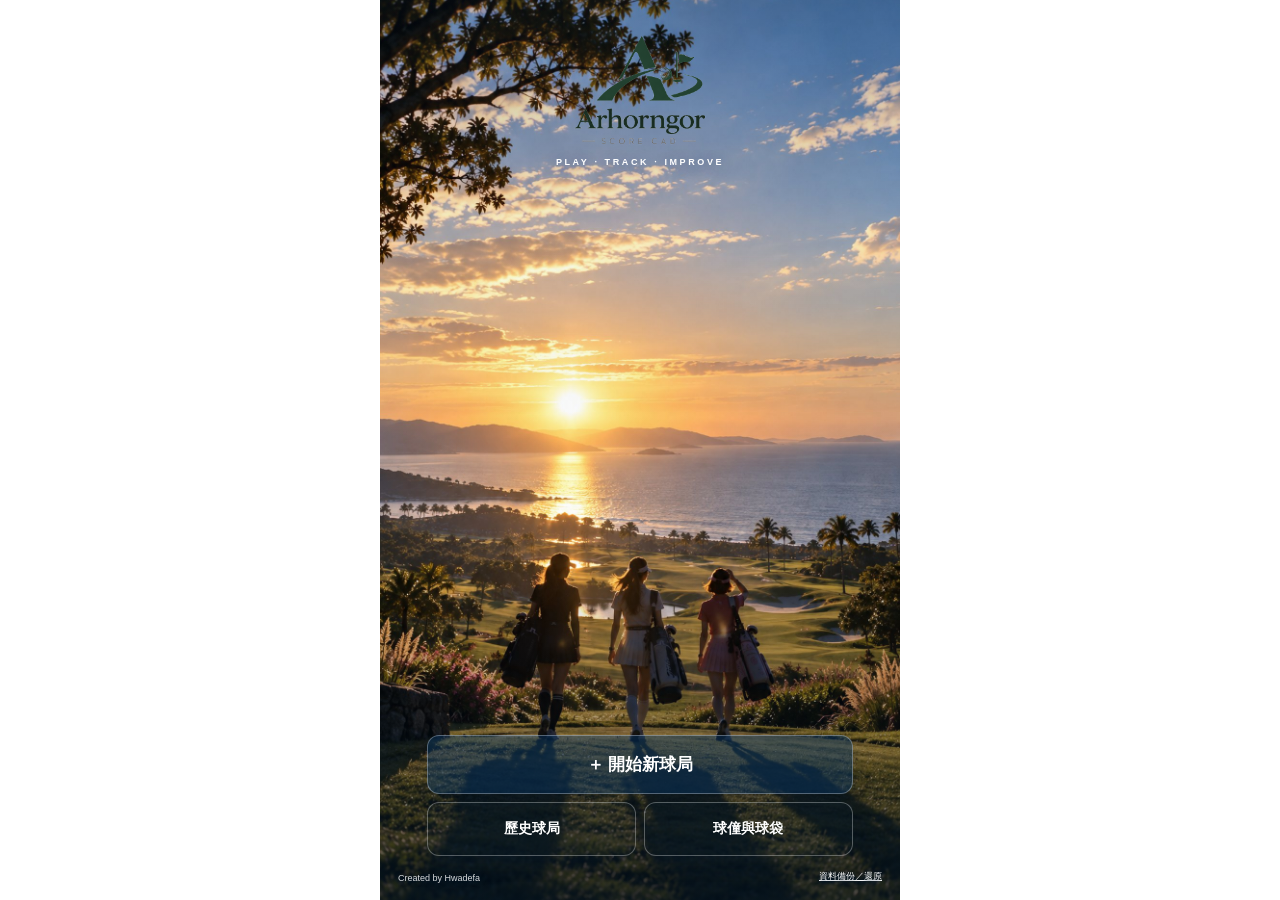
<file: index.html>
<!doctype html><html lang="zh-Hant"><head><meta charset="utf-8"><meta name="viewport" content="width=device-width,initial-scale=1,maximum-scale=1,user-scalable=no,viewport-fit=cover"><meta name="theme-color" content="#073665"><title>Arhorngor</title><style>*{box-sizing:border-box}html,body{margin:0;height:100%;font-family:-apple-system,BlinkMacSystemFont,"Segoe UI",Arial,"PingFang TC",sans-serif}button{font:inherit}.home{height:100dvh;max-width:520px;margin:auto;position:relative;overflow:hidden;color:#fff;background:#178bd2 url('hero.jpg?v=4') center/cover no-repeat}.shade{position:absolute;inset:0;background:linear-gradient(180deg,rgba(3,35,65,.22) 0%,rgba(3,35,65,.03) 25%,rgba(3,35,65,0) 64%,rgba(2,20,38,.22) 76%,rgba(2,18,34,.72) 100%)}.content{position:relative;z-index:2;height:100%;padding:calc(env(safe-area-inset-top) + 22px) 18px calc(env(safe-area-inset-bottom) + 17px);display:flex;flex-direction:column}.brand{text-align:center;margin-top:1vh;text-shadow:0 2px 14px #06325e77}.logo{display:flex;justify-content:center;align-items:center}.logo img{display:block;width:min(76vw,330px);height:auto;max-height:118px;object-fit:contain}.tag{font-size:9px;letter-spacing:2.6px;font-weight:800;margin-top:8px}.life,.message{display:none}.space{flex:1;min-height:52vh}.actions{width:88%;margin:0 auto 1.6vh;display:grid;gap:8px}.btn{border-radius:12px;font-weight:900;box-shadow:0 7px 20px #001b3330}.start{height:59px;border:1px solid #ffffff4d;background:rgba(7,54,101,.48);color:#fff;font-size:17px}.continue{display:none;height:52px;border:1px solid #ffffff55;background:rgba(15,35,50,.20);color:#fff;font-size:14px}.continue.show{display:block}.row{display:grid;grid-template-columns:1fr 1fr;gap:8px}.secondary{height:54px;border:1px solid #ffffff4d;background:rgba(15,35,50,.18);color:#fff;font-size:14px}.footer{display:flex;justify-content:space-between;align-items:flex-end;font-size:9px;color:#ffffffd8;text-shadow:0 1px 5px #001b33}.privacy{font-size:8px;opacity:.8}@media(max-height:700px){.brand{margin-top:0}.space{min-height:42vh}.actions{margin-bottom:.7vh}}</style></head><body><main class="home"><div class="shade"></div><div class="content"><section class="brand"><div class="logo"><img src="arhorngor-logo.png?v=1" alt="Arhorngor"></div><div class="tag">PLAY · TRACK · IMPROVE</div></section><div class="space"></div><section class="actions"><button class="btn start" id="start">＋ 開始新球局</button><button class="btn continue" id="continue">▶ 繼續目前球局</button><div class="row"><button class="btn secondary" id="history">歷史球局</button><button class="btn secondary" id="bag">球僮與球袋</button></div></section><footer class="footer"><span>Created by Hwadefa</span><a href="data.html" style="color:white">資料備份／還原</a></footer></div></main><script src="round-core.js?v=26"></script><script src="round-store.js?v=21"></script><script>let active=null;try{active=RoundStore.active()}catch(e){document.getElementById('continue').textContent='資料讀取異常・前往備份';active=true;document.getElementById('continue').dataset.error='1'}if(active)document.getElementById('continue').classList.add('show');document.getElementById('start').onclick=()=>location.href='new-round.html?v=21';document.getElementById('continue').onclick=()=>location.href=document.getElementById('continue').dataset.error?'data.html':'new-round.html?continue=1&v=21';document.getElementById('history').onclick=()=>location.href='history.html?v=21';document.getElementById('bag').onclick=()=>location.href='bag.html?v=3';</script><script src="analytics.js?v=1"></script></body></html>
</file>
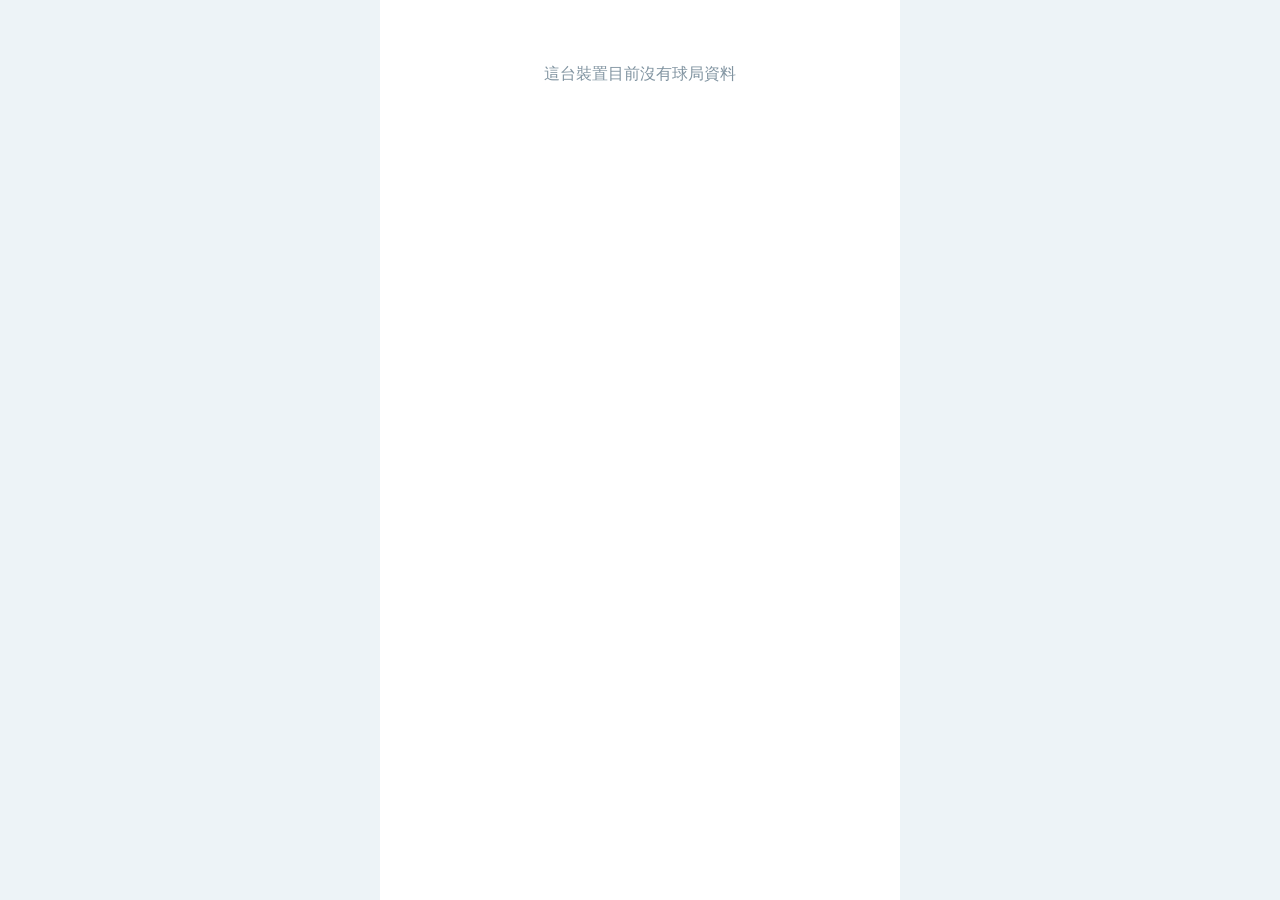
<file: analysis.html>
<!doctype html><html lang="zh-Hant"><head><meta charset="utf-8"><meta name="viewport" content="width=device-width,initial-scale=1,maximum-scale=1,user-scalable=no,viewport-fit=cover"><meta name="theme-color" content="#073665"><title>球局分析 · Arhorngor</title><style>*{box-sizing:border-box}body{margin:0;background:#edf3f7;color:#173247;font-family:-apple-system,BlinkMacSystemFont,"Segoe UI",Arial,"PingFang TC",sans-serif}.page{max-width:520px;min-height:100vh;margin:auto;background:#fff;padding:calc(env(safe-area-inset-top) + 14px) 12px 28px}.head{display:flex;justify-content:space-between;align-items:start}.ey{font-size:9px;letter-spacing:1.4px;color:#7890a2;font-weight:900}h1{margin:3px 0 2px;color:#073665;font-size:27px}.sub{font-size:10px;color:#7c8f9b}.back{border:0;border-radius:9px;background:#eaf1f5;color:#31556d;padding:9px 11px;font-weight:900}.cards{display:grid;grid-template-columns:repeat(3,1fr);gap:7px;margin:13px 0}.card,.box{background:#f4f7f9;border-radius:11px;padding:11px}.card{text-align:center}.card b{display:block;font-size:23px;color:#073665}.card span,.small{font-size:9px;color:#7b8e9b}.radar{background:#f4f7f9;border-radius:14px;padding:8px;margin-top:10px}.radar svg{display:block;width:100%;height:auto}.abilityLegend{display:grid;grid-template-columns:repeat(5,1fr);gap:4px;margin-top:4px}.ability{text-align:center;font-size:8px;color:#758997}.ability b{display:block;font-size:15px;color:#073665}.section{font-size:12px;font-weight:900;color:#073665;margin:17px 0 7px}.bars{display:grid;gap:7px}.bar{display:grid;grid-template-columns:52px 1fr 34px;align-items:center;gap:7px;font-size:10px}.track{height:9px;background:#e5edf2;border-radius:8px;overflow:hidden}.fill{height:100%;background:#176ea8;border-radius:8px}.putts{display:grid;grid-template-columns:repeat(4,1fr);gap:7px}.putt{text-align:center;background:#f4f7f9;border-radius:10px;padding:10px 4px}.putt b{display:block;font-size:18px;color:#073665}.wedgeTable{overflow-x:auto;background:#f4f7f9;border-radius:11px;padding:8px}.wgrid{display:grid;grid-template-columns:48px 38px 54px repeat(4,42px);min-width:308px}.wc{padding:7px 3px;border-bottom:1px solid #e2e9ed;text-align:center;font-size:9px}.wh{font-weight:900;color:#31556d}.good{font-weight:900;color:#176ea8}.notice{margin-top:15px;border:1px solid #dce7ee;border-radius:10px;padding:11px;font-size:10px;line-height:1.55;color:#617987}.empty{text-align:center;padding:50px 15px;color:#8194a1}</style><link rel="stylesheet" href="scoring-mode.css?v=21"></head><body data-mode="active"><main class="page" id="app"></main><script src="round-core.js?v=26"></script><script src="round-store.js?v=21"></script><script src="scoring-view.js?v=21"></script><script src="analysis-v2.js?v=26"></script><script src="analytics.js?v=1"></script></body></html>
</file>
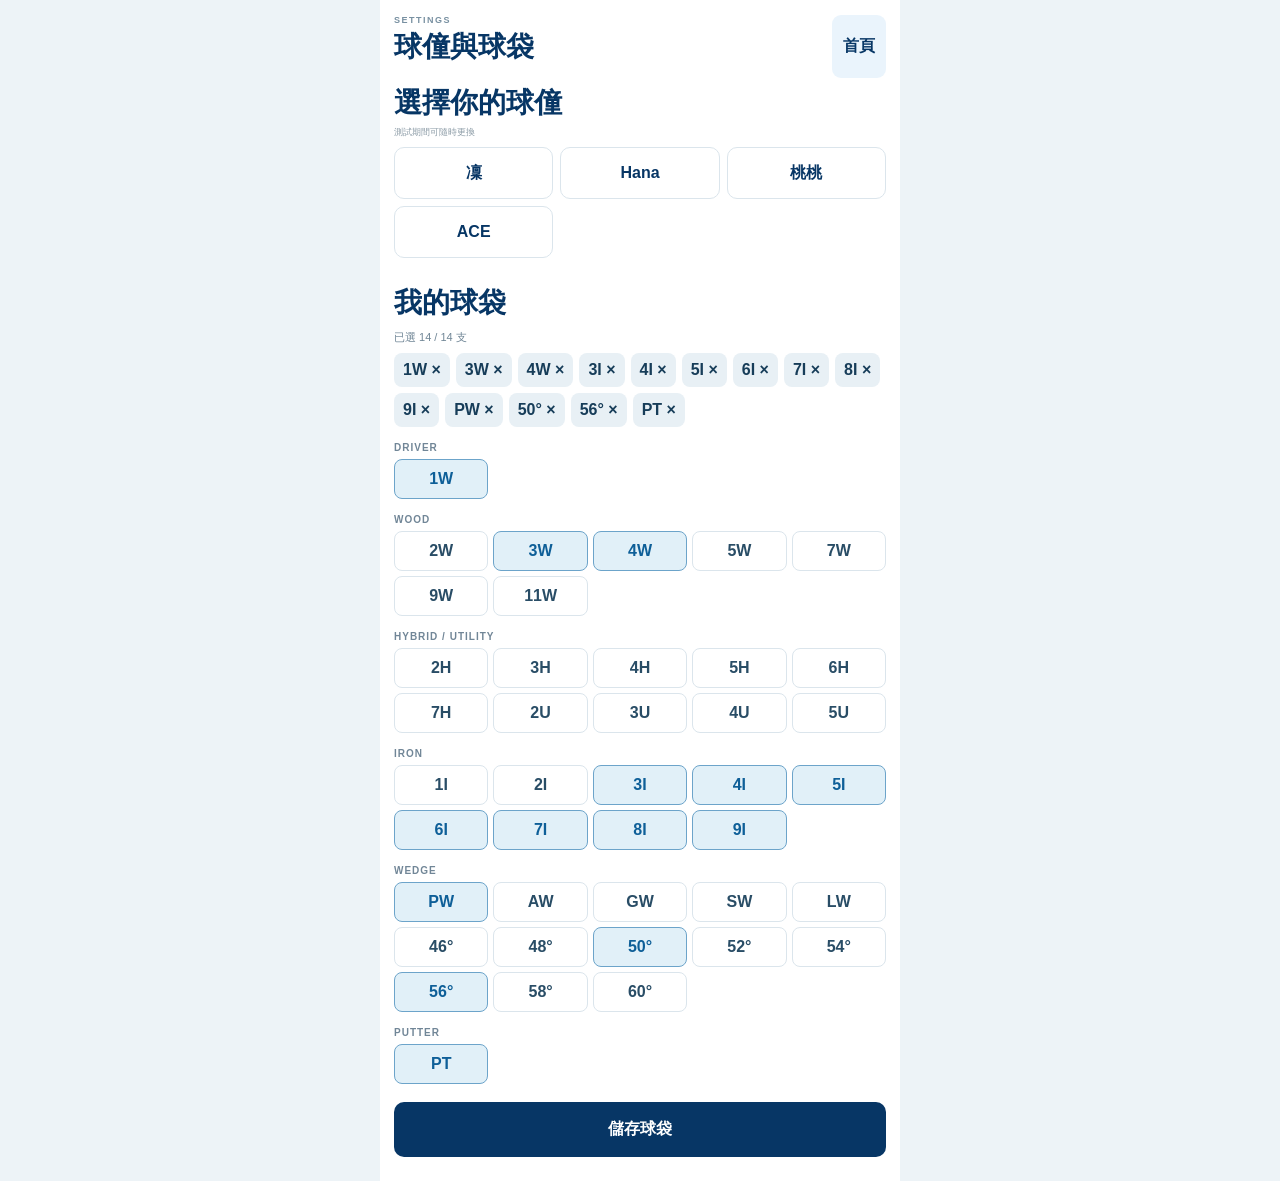
<file: bag.html>
<!doctype html><html lang="zh-Hant"><head><meta charset="utf-8"><meta name="viewport" content="width=device-width,initial-scale=1,maximum-scale=1,user-scalable=no,viewport-fit=cover"><meta name="theme-color" content="#073665"><title>我的球袋 · Arhorngor</title><link rel="stylesheet" href="bag.css?v=3"></head><body><div id="app"></div><script src="bag.js?v=6"></script></body></html>
</file>
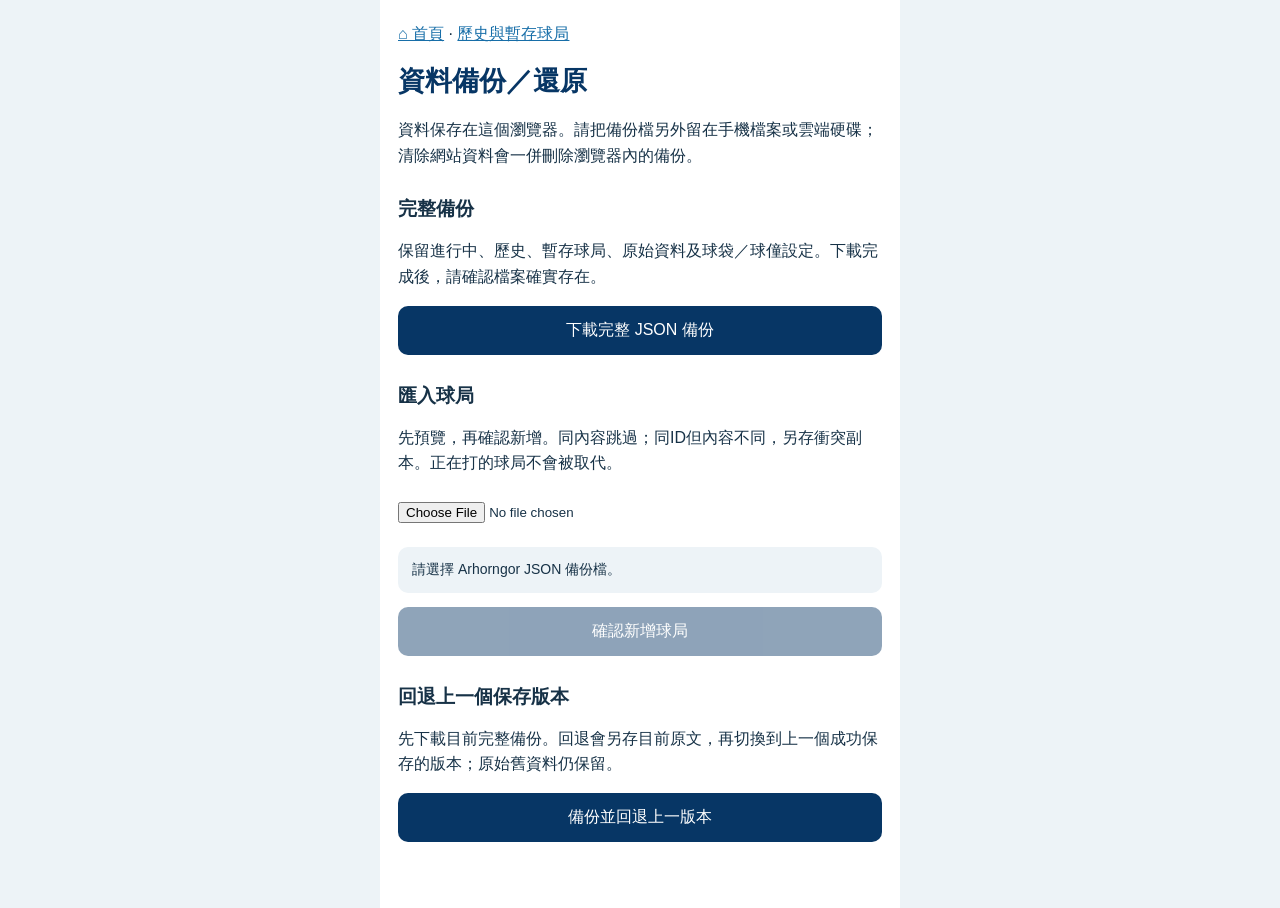
<file: data.html>
<!doctype html><html lang="zh-Hant"><head><meta charset="utf-8"><meta name="viewport" content="width=device-width,initial-scale=1,viewport-fit=cover"><title>資料備份與還原 · Arhorngor</title><style>*{box-sizing:border-box}body{margin:0;background:#edf3f7;color:#173247;font:16px -apple-system,BlinkMacSystemFont,"Segoe UI",sans-serif}main{max-width:520px;margin:auto;padding:24px 18px 50px;background:white;min-height:100vh}h1{color:#073665;font-size:27px}h2{font-size:19px;margin-top:28px}p{line-height:1.6}button,.button{display:block;width:100%;margin:12px 0;padding:14px;border:0;border-radius:10px;background:#073665;color:white;font:inherit;text-align:center}button:disabled{opacity:.45}a{color:#176ea8}.notice{background:#edf3f7;border-radius:10px;padding:14px;font-size:14px}input{max-width:100%;margin:10px 0}pre{white-space:pre-wrap;word-break:break-word;font:inherit}#message{color:#a23d28}label{display:block;line-height:1.6}</style></head><body><main><a href="./">⌂ 首頁</a> · <a href="history.html?v=21">歷史與暫存球局</a><h1>資料備份／還原</h1><p>資料保存在這個瀏覽器。請把備份檔另外留在手機檔案或雲端硬碟；清除網站資料會一併刪除瀏覽器內的備份。</p><h2>完整備份</h2><p>保留進行中、歷史、暫存球局、原始資料及球袋／球僮設定。下載完成後，請確認檔案確實存在。</p><button id="export">下載完整 JSON 備份</button><h2>匯入球局</h2><p>先預覽，再確認新增。同內容跳過；同ID但內容不同，另存衝突副本。正在打的球局不會被取代。</p><input id="file" type="file" accept=".json,application/json"><pre class="notice" id="preview">請選擇 Arhorngor JSON 備份檔。</pre><button id="import" disabled>確認新增球局</button><h2>回退上一個保存版本</h2><p>先下載目前完整備份。回退會另存目前原文，再切換到上一個成功保存的版本；原始舊資料仍保留。</p><button id="rollback">備份並回退上一版本</button><p id="message" role="status"></p></main><script src="round-core.js?v=26"></script><script src="round-store.js?v=21"></script><script src="data-v2.js?v=21"></script></body></html>
</file>
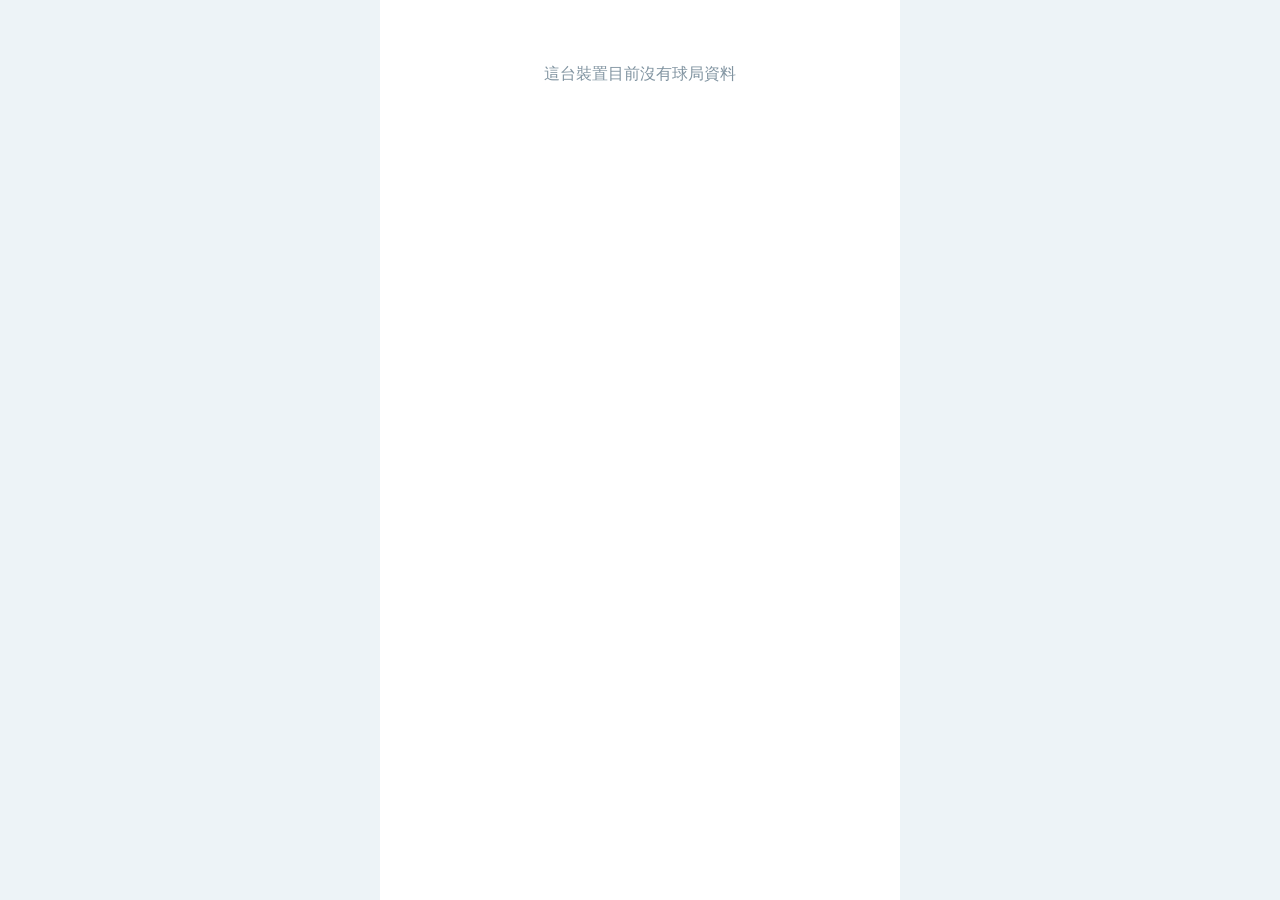
<file: history-analysis.html>
<!doctype html><html lang="zh-Hant"><head><meta charset="utf-8"><meta name="viewport" content="width=device-width,initial-scale=1,maximum-scale=1,user-scalable=no,viewport-fit=cover"><meta name="theme-color" content="#073665"><title>歷史球局分析 · Arhorngor</title><style>*{box-sizing:border-box}body{margin:0;background:#edf3f7;color:#173247;font-family:-apple-system,BlinkMacSystemFont,"Segoe UI",Arial,"PingFang TC",sans-serif}.page{max-width:520px;min-height:100vh;margin:auto;background:#fff;padding:calc(env(safe-area-inset-top) + 14px) 12px 28px}.head{display:flex;justify-content:space-between;align-items:start}.ey{font-size:9px;letter-spacing:1.4px;color:#7890a2;font-weight:900}h1{margin:3px 0 2px;color:#073665;font-size:27px}.sub{font-size:10px;color:#7c8f9b}.back{border:0;border-radius:9px;background:#eaf1f5;color:#31556d;padding:9px 11px;font-weight:900}.cards{display:grid;grid-template-columns:repeat(3,1fr);gap:7px;margin:13px 0}.card,.box{background:#f4f7f9;border-radius:11px;padding:11px}.card{text-align:center}.card b{display:block;font-size:23px;color:#073665}.card span,.small{font-size:9px;color:#7b8e9b}.radar{background:#f4f7f9;border-radius:14px;padding:8px;margin-top:10px}.radar svg{display:block;width:100%;height:auto}.abilityLegend{display:grid;grid-template-columns:repeat(5,1fr);gap:4px;margin-top:4px}.ability{text-align:center;font-size:8px;color:#758997}.ability b{display:block;font-size:15px;color:#073665}.section{font-size:12px;font-weight:900;color:#073665;margin:17px 0 7px}.bars{display:grid;gap:7px}.bar{display:grid;grid-template-columns:52px 1fr 34px;align-items:center;gap:7px;font-size:10px}.track{height:9px;background:#e5edf2;border-radius:8px;overflow:hidden}.fill{height:100%;background:#176ea8;border-radius:8px}.putts{display:grid;grid-template-columns:repeat(4,1fr);gap:7px}.putt{text-align:center;background:#f4f7f9;border-radius:10px;padding:10px 4px}.putt b{display:block;font-size:18px;color:#073665}.wedgeTable{overflow-x:auto;background:#f4f7f9;border-radius:11px;padding:8px}.wgrid{display:grid;grid-template-columns:48px 38px 54px repeat(4,42px);min-width:308px}.wc{padding:7px 3px;border-bottom:1px solid #e2e9ed;text-align:center;font-size:9px}.wh{font-weight:900;color:#31556d}.good{font-weight:900;color:#176ea8}.notice{margin-top:15px;border:1px solid #dce7ee;border-radius:10px;padding:11px;font-size:10px;line-height:1.55;color:#617987}.empty{text-align:center;padding:50px 15px;color:#8194a1}</style><link rel="stylesheet" href="scoring-mode.css?v=21"></head><body data-mode="history"><main class="page" id="app"></main><script src="round-core.js?v=26"></script><script src="round-store.js?v=21"></script><script src="scoring-view.js?v=21"></script><script src="analysis-v2.js?v=26"></script><script src="analytics.js?v=1"></script></body></html>
</file>
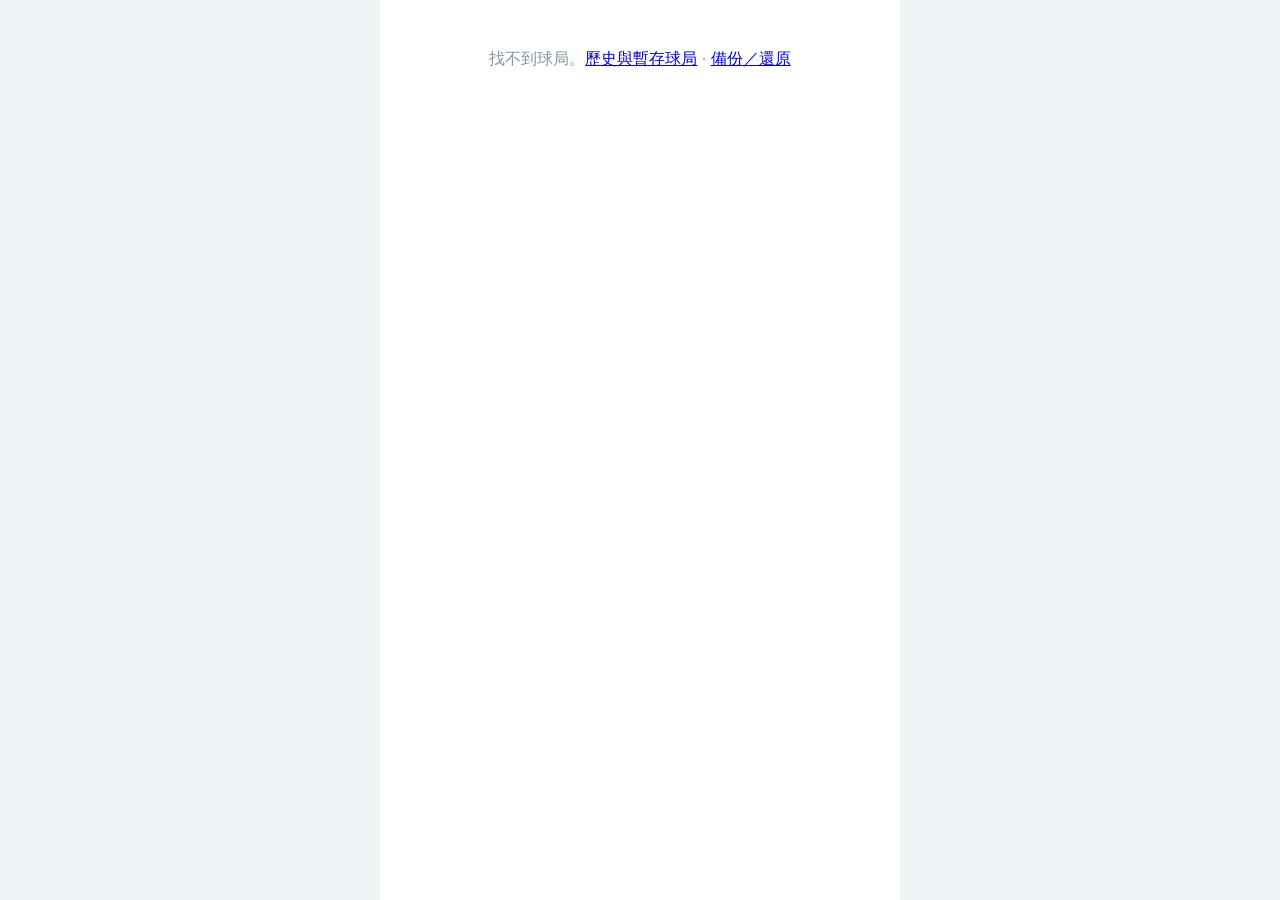
<file: history-round.html>
<!doctype html><html lang="zh-Hant"><head><meta charset="utf-8"><meta name="viewport" content="width=device-width,initial-scale=1,maximum-scale=1,user-scalable=no,viewport-fit=cover"><meta name="theme-color" content="#073665"><title>歷史球局 · Arhorngor</title><style>*{box-sizing:border-box}body{margin:0;background:#eef3f6;color:#173247;font-family:-apple-system,BlinkMacSystemFont,"Segoe UI",Arial,"PingFang TC",sans-serif}.page{max-width:520px;min-height:100vh;margin:auto;background:#fff;padding:calc(env(safe-area-inset-top) + 14px) 12px calc(env(safe-area-inset-bottom) + 22px)}h1{font-size:26px;color:#073665;margin:3px 0}.ey{font-size:9px;letter-spacing:1.3px;color:#7890a2;font-weight:850}.head{display:flex;justify-content:space-between;align-items:start}.back{border:0;border-radius:8px;background:#eaf1f5;color:#31556d;padding:9px 11px;font-weight:850}.cards{display:grid;grid-template-columns:repeat(3,1fr);gap:7px;margin:12px 0}.card{background:#f3f7f9;border-radius:10px;padding:11px;text-align:center}.card b{display:block;color:#073665;font-size:22px}.card span{font-size:9px;color:#758997}.section{font-size:12px;font-weight:900;color:#073665;margin:16px 0 7px}.table{overflow-x:auto;border:1px solid #e3eaee;border-radius:10px}.grid{display:grid;grid-template-columns:44px 44px 44px minmax(170px,1fr);min-width:302px}.cell{padding:8px 6px;border-bottom:1px solid #edf1f3;font-size:11px}.th{font-weight:900;background:#f4f7f9;color:#476477}.clubs{white-space:normal;overflow-wrap:anywhere;line-height:1.65}.putt-line{display:block;color:#176ea8;font-weight:750}.halfrow{display:grid;grid-template-columns:repeat(3,1fr);gap:7px;padding:10px 6px;background:#f4f7f9;border-bottom:1px solid #dce6ec;text-align:center}.halfrow b{display:block;color:#073665;font-size:15px}.halfrow span{color:#758997;font-size:10px}.finish{width:100%;height:52px;border:0;border-radius:10px;background:#073665;color:#fff;font-size:15px;font-weight:900;margin-top:9px}.actions{display:grid;grid-template-columns:1fr 1fr;gap:8px;margin-top:15px}.action{height:48px;border:0;border-radius:10px;font-weight:900}.analysis{background:#176ea8;color:#fff}.roundbtn{background:#eaf1f5;color:#31556d}.empty{padding:35px;text-align:center;color:#8496a2}.notice{font-size:11px;line-height:1.6;padding:10px;background:#f4f7f9;border-radius:8px}.grid{grid-template-columns:85px 35px 35px minmax(0,1fr)}.cell{overflow-wrap:anywhere}.halfrow b{font-size:12px}</style><link rel="stylesheet" href="scoring-mode.css?v=21"></head><body data-mode="history"><main class="page" id="app"></main><script src="round-core.js?v=26"></script><script src="round-store.js?v=21"></script><script src="scoring-view.js?v=21"></script><script src="report-v2.js?v=21"></script><script src="analytics.js?v=1"></script></body></html>
</file>
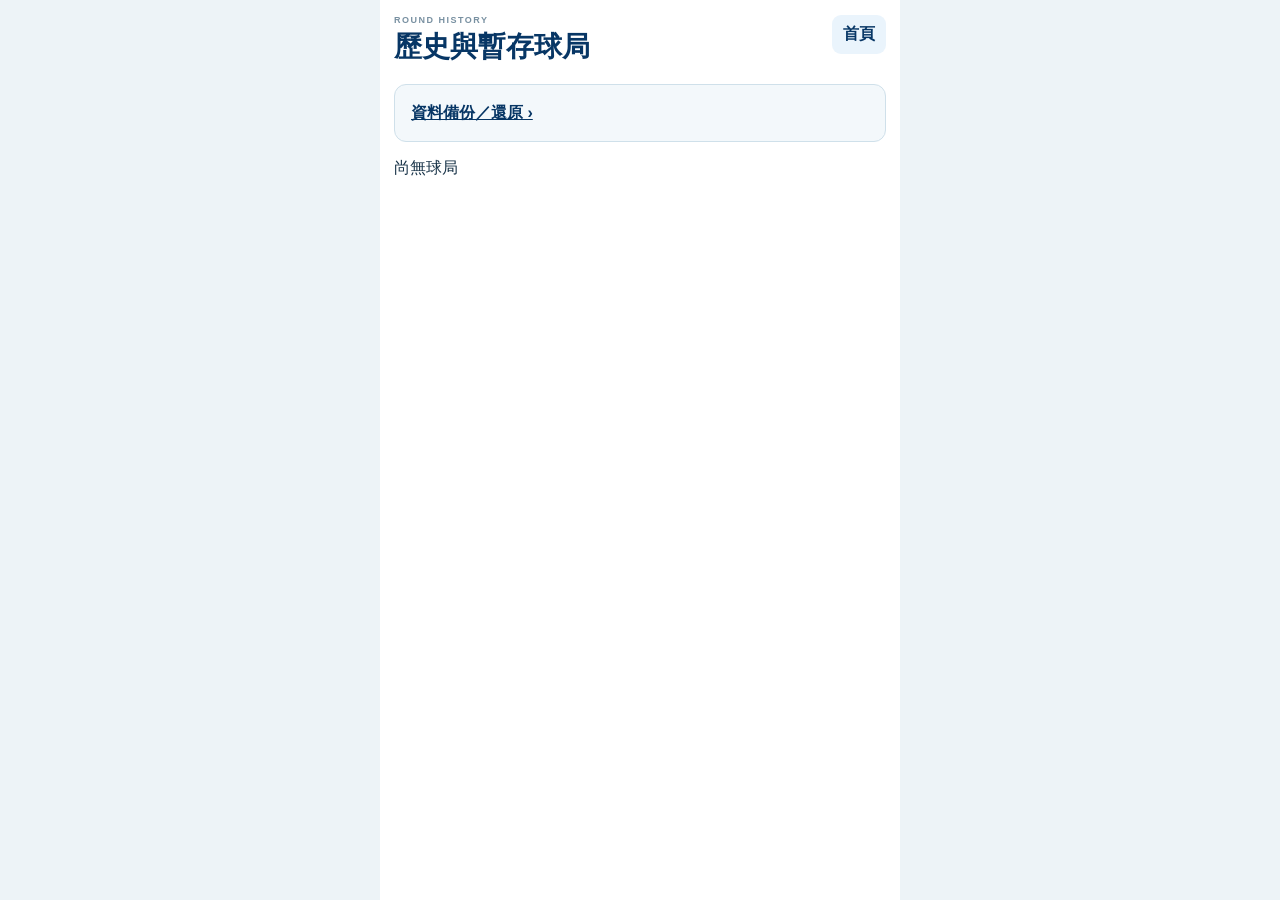
<file: history.html>
<!doctype html><html lang="zh-Hant"><head><meta charset="utf-8"><meta name="viewport" content="width=device-width,initial-scale=1,maximum-scale=1,user-scalable=no,viewport-fit=cover"><meta name="theme-color" content="#073665"><title>歷史球局 · Arhorngor</title><style>:root{--navy:#073665;--bg:#edf3f7;--line:#dbe5ec;--ink:#173247}*{box-sizing:border-box}html,body{margin:0;min-height:100%;font-family:-apple-system,BlinkMacSystemFont,"Segoe UI",Arial,"PingFang TC",sans-serif;background:var(--bg);color:var(--ink)}button{font:inherit}.page{max-width:520px;min-height:100vh;margin:auto;background:#fff;padding:calc(env(safe-area-inset-top) + 15px) 14px calc(env(safe-area-inset-bottom) + 24px)}.head{display:flex;justify-content:space-between;align-items:start}.ey{font-size:9px;letter-spacing:1.5px;color:#7890a1;font-weight:850}.title{font-size:28px;font-weight:900;color:var(--navy);margin:3px 0 18px}.back{border:0;border-radius:9px;background:#eaf4fc;color:var(--navy);padding:9px 11px;font-weight:850}.overall{width:100%;height:58px;border:1px solid #cfe0ea;border-radius:12px;background:#f3f8fb;color:var(--navy);display:flex;align-items:center;justify-content:space-between;padding:0 16px;font-weight:900;margin-bottom:16px}.overall small{display:block;color:#8194a0;font-size:9px;margin-top:2px;text-align:left}.round{width:100%;border:0;border-bottom:1px solid #e6edf1;background:#fff;padding:15px 4px;display:grid;grid-template-columns:70px 1fr 58px;align-items:center;text-align:left;color:var(--ink)}.date{font-size:12px;color:#6f8594;font-weight:800}.course{font-size:16px;font-weight:900;color:var(--navy)}.score{text-align:right;font-size:23px;font-weight:950;color:var(--navy)}.empty{text-align:center;color:#8396a2;padding:50px 10px;font-size:12px}</style></head><body><main class="page"><div class="head"><div><div class="ey">ROUND HISTORY</div><div class="title">歷史與暫存球局</div></div><button class="back" onclick="location.href='./'">首頁</button></div><a class="overall" href="data.html">資料備份／還原 ›</a><div id="list"></div></main><script src="round-core.js?v=26"></script><script src="round-store.js?v=21"></script><script src="history-v2.js?v=21"></script><script src="analytics.js?v=1"></script></body></html>
</file>
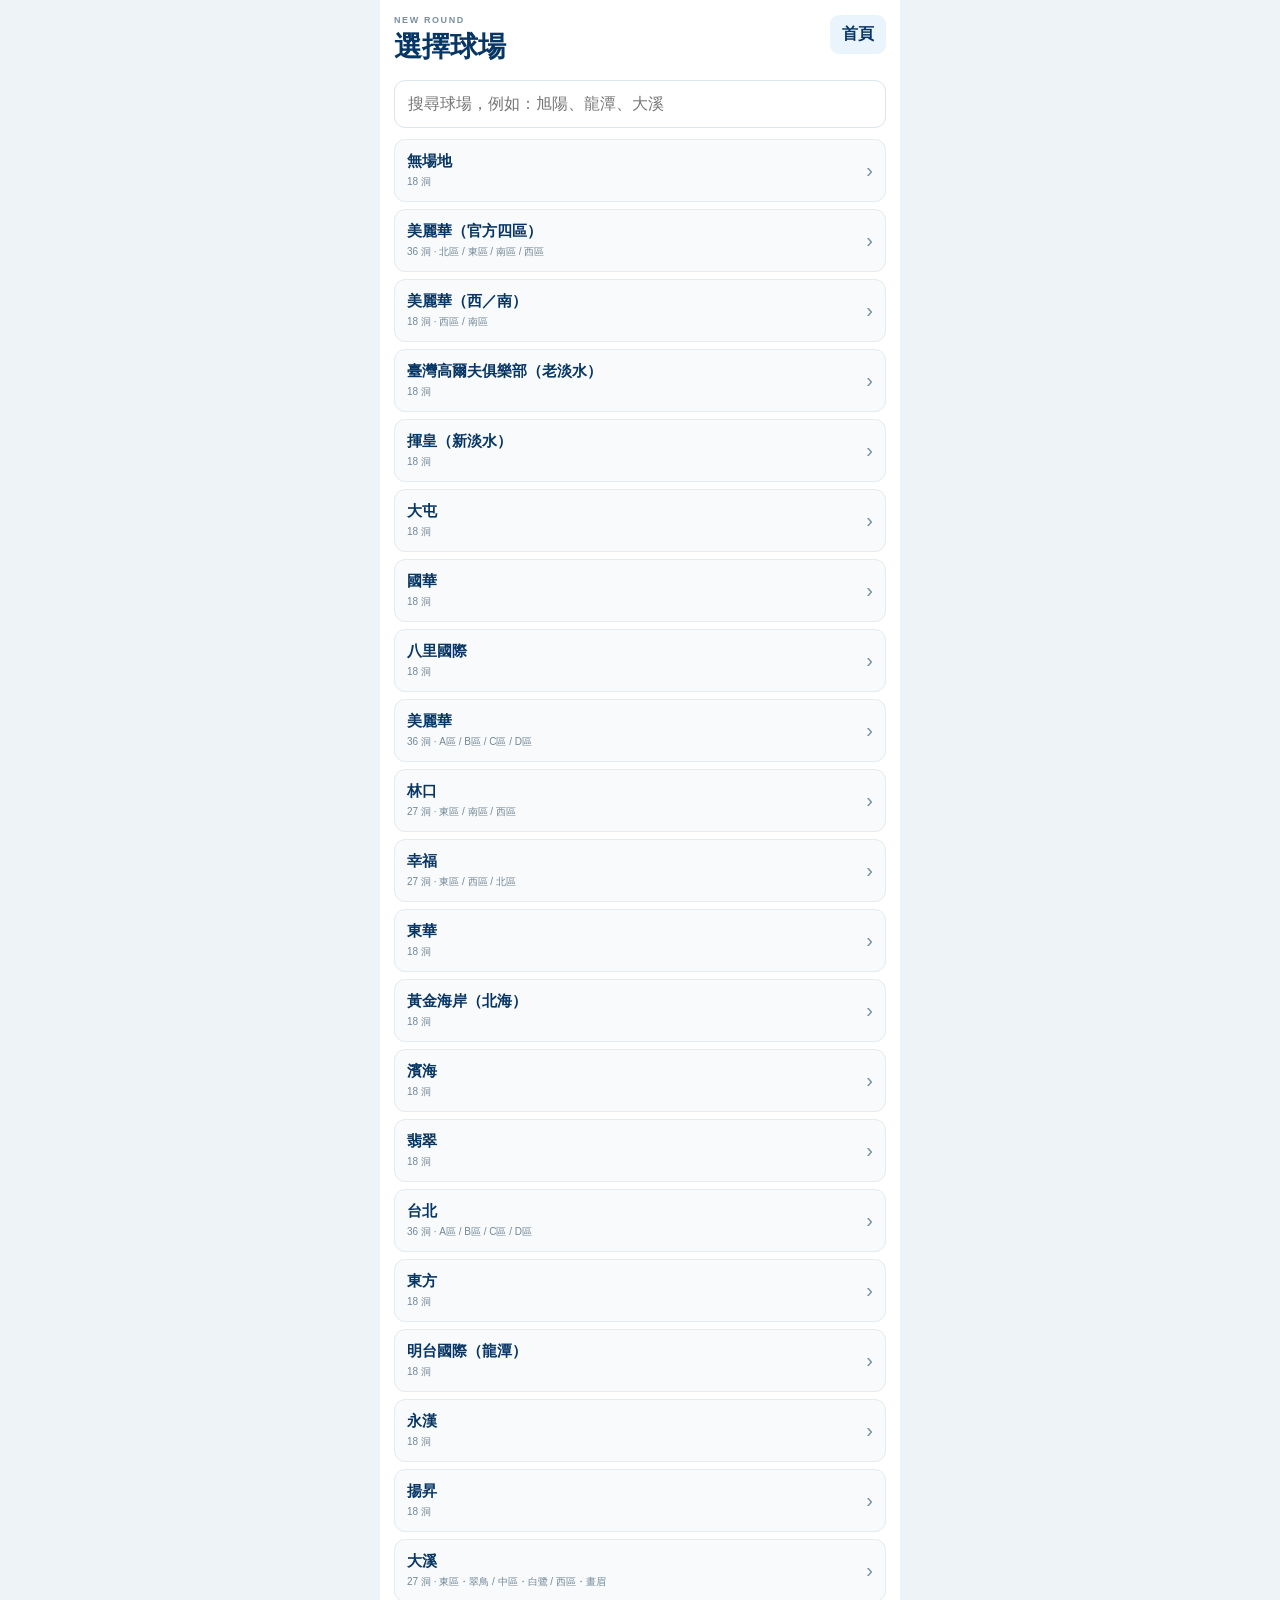
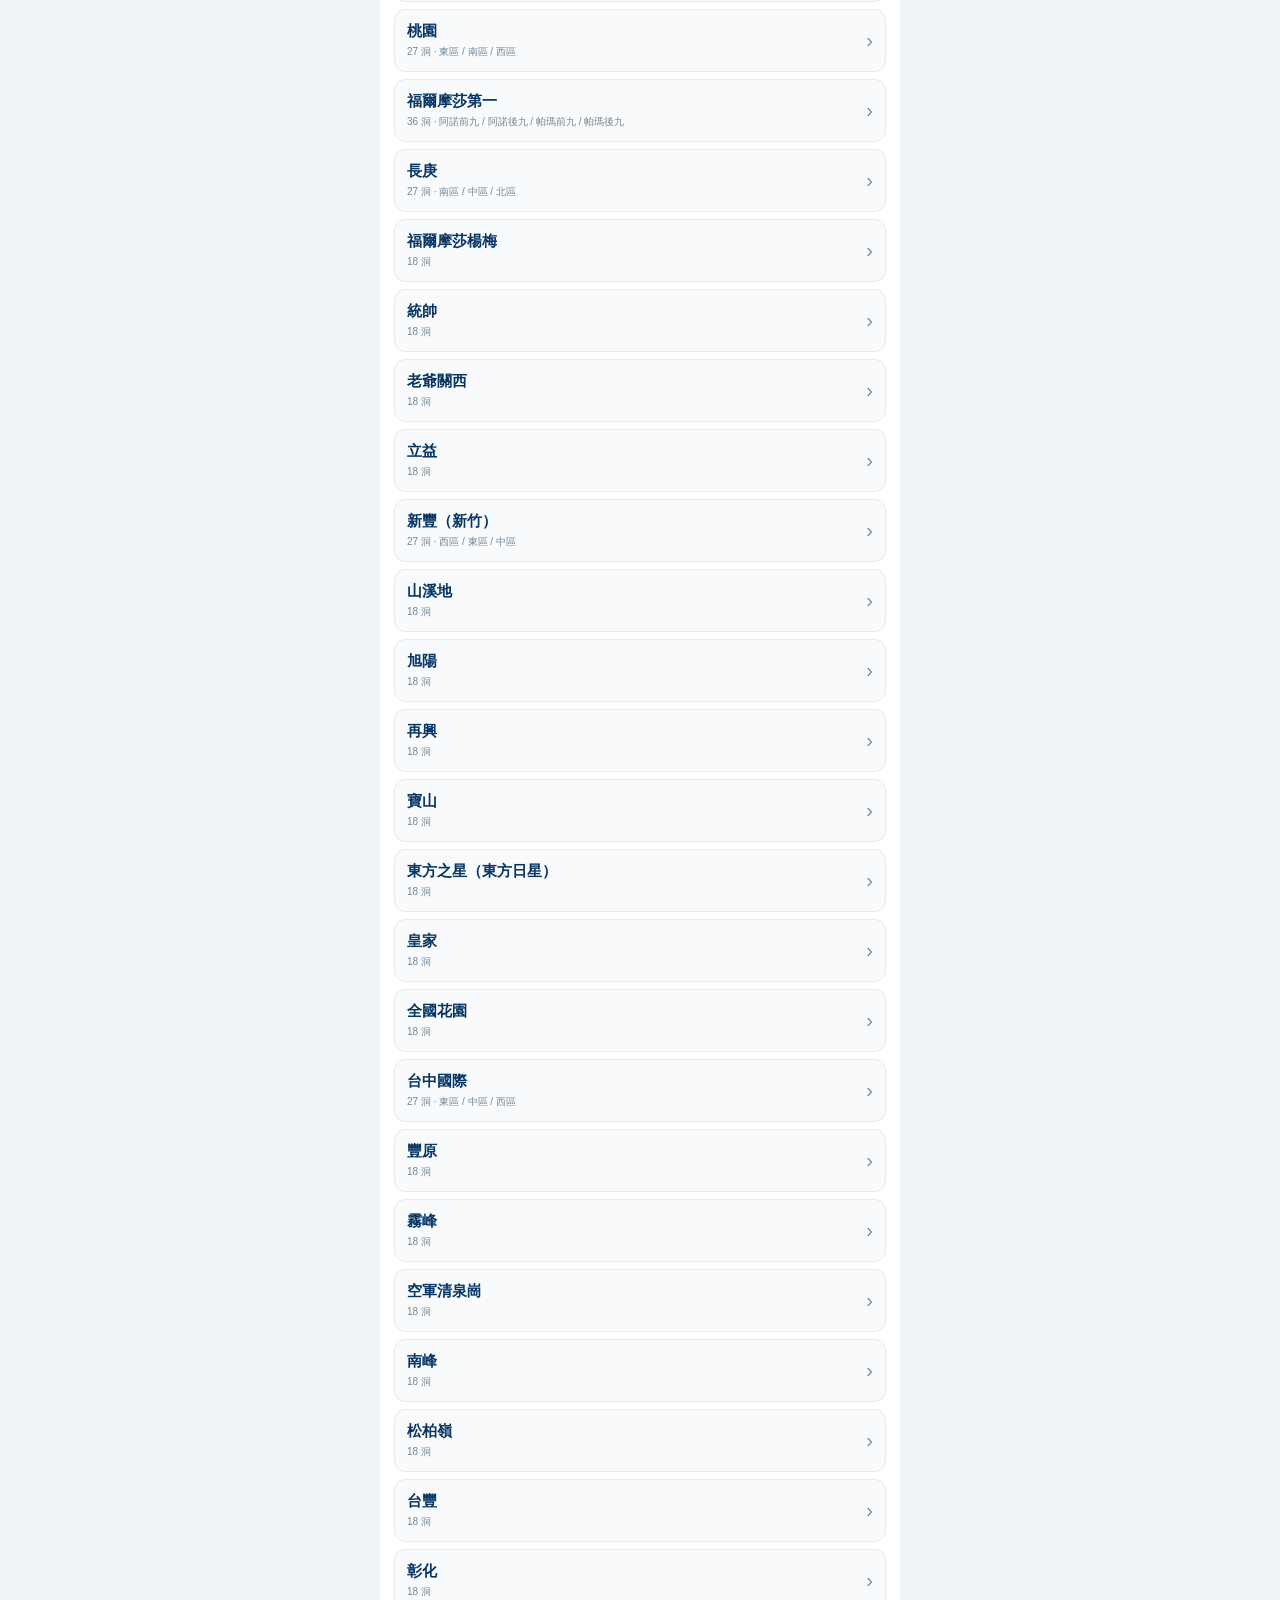
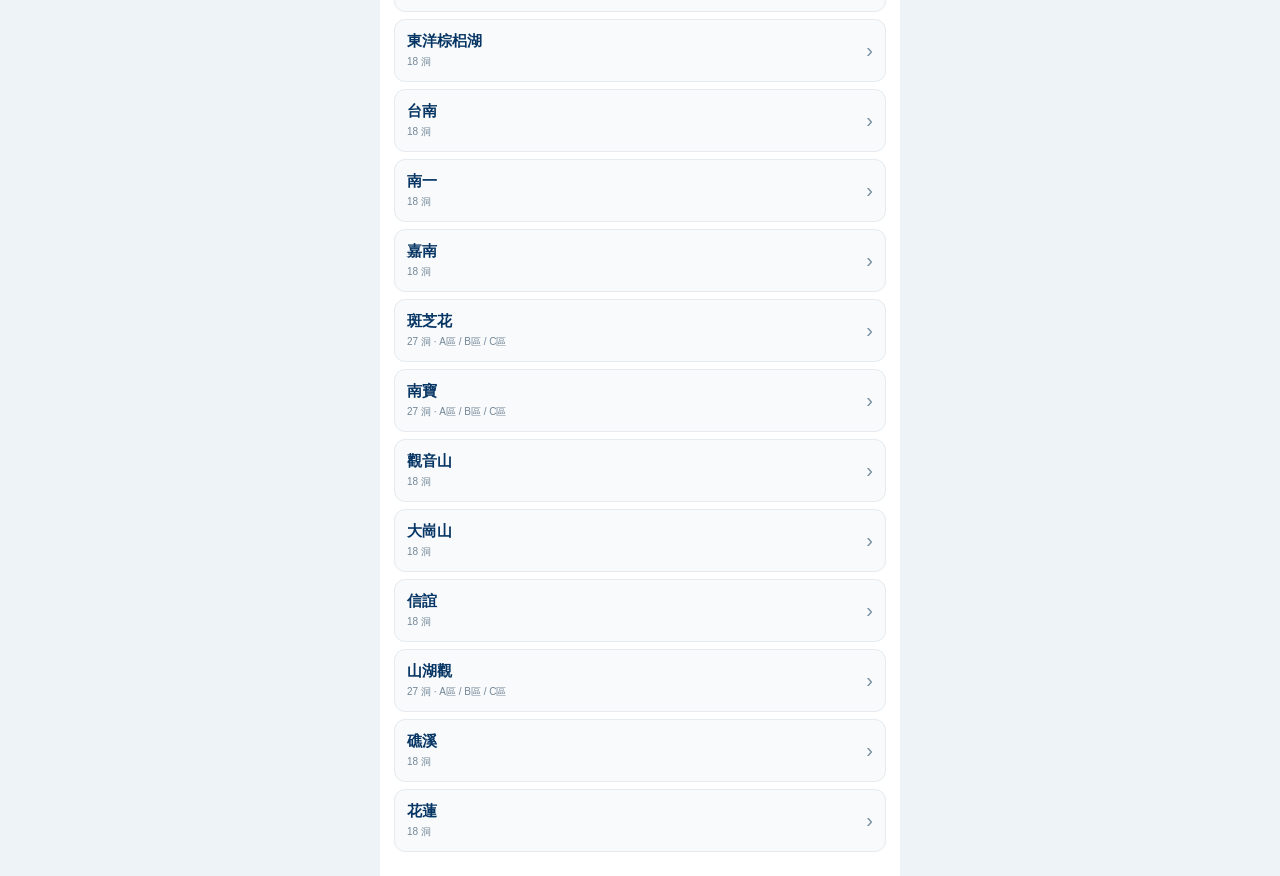
<file: new-round.html>
<!doctype html><html lang="zh-Hant"><head><meta charset="utf-8"><meta name="viewport" content="width=device-width,initial-scale=1,maximum-scale=1,user-scalable=no,viewport-fit=cover"><meta name="theme-color" content="#073665"><title>開始新球局 · Arhorngor</title><link rel="stylesheet" href="app.css?v=1"><link rel="stylesheet" href="scoring-mode.css?v=21"></head><body><div id="app"></div><script src="courses.js?v=19"></script><script src="analytics.js?v=1"></script><script src="round-core.js?v=26"></script><script src="round-store.js?v=21"></script><script src="app.js?v=21"></script><script src="new-round-v2.js?v=23"></script></body></html>
</file>
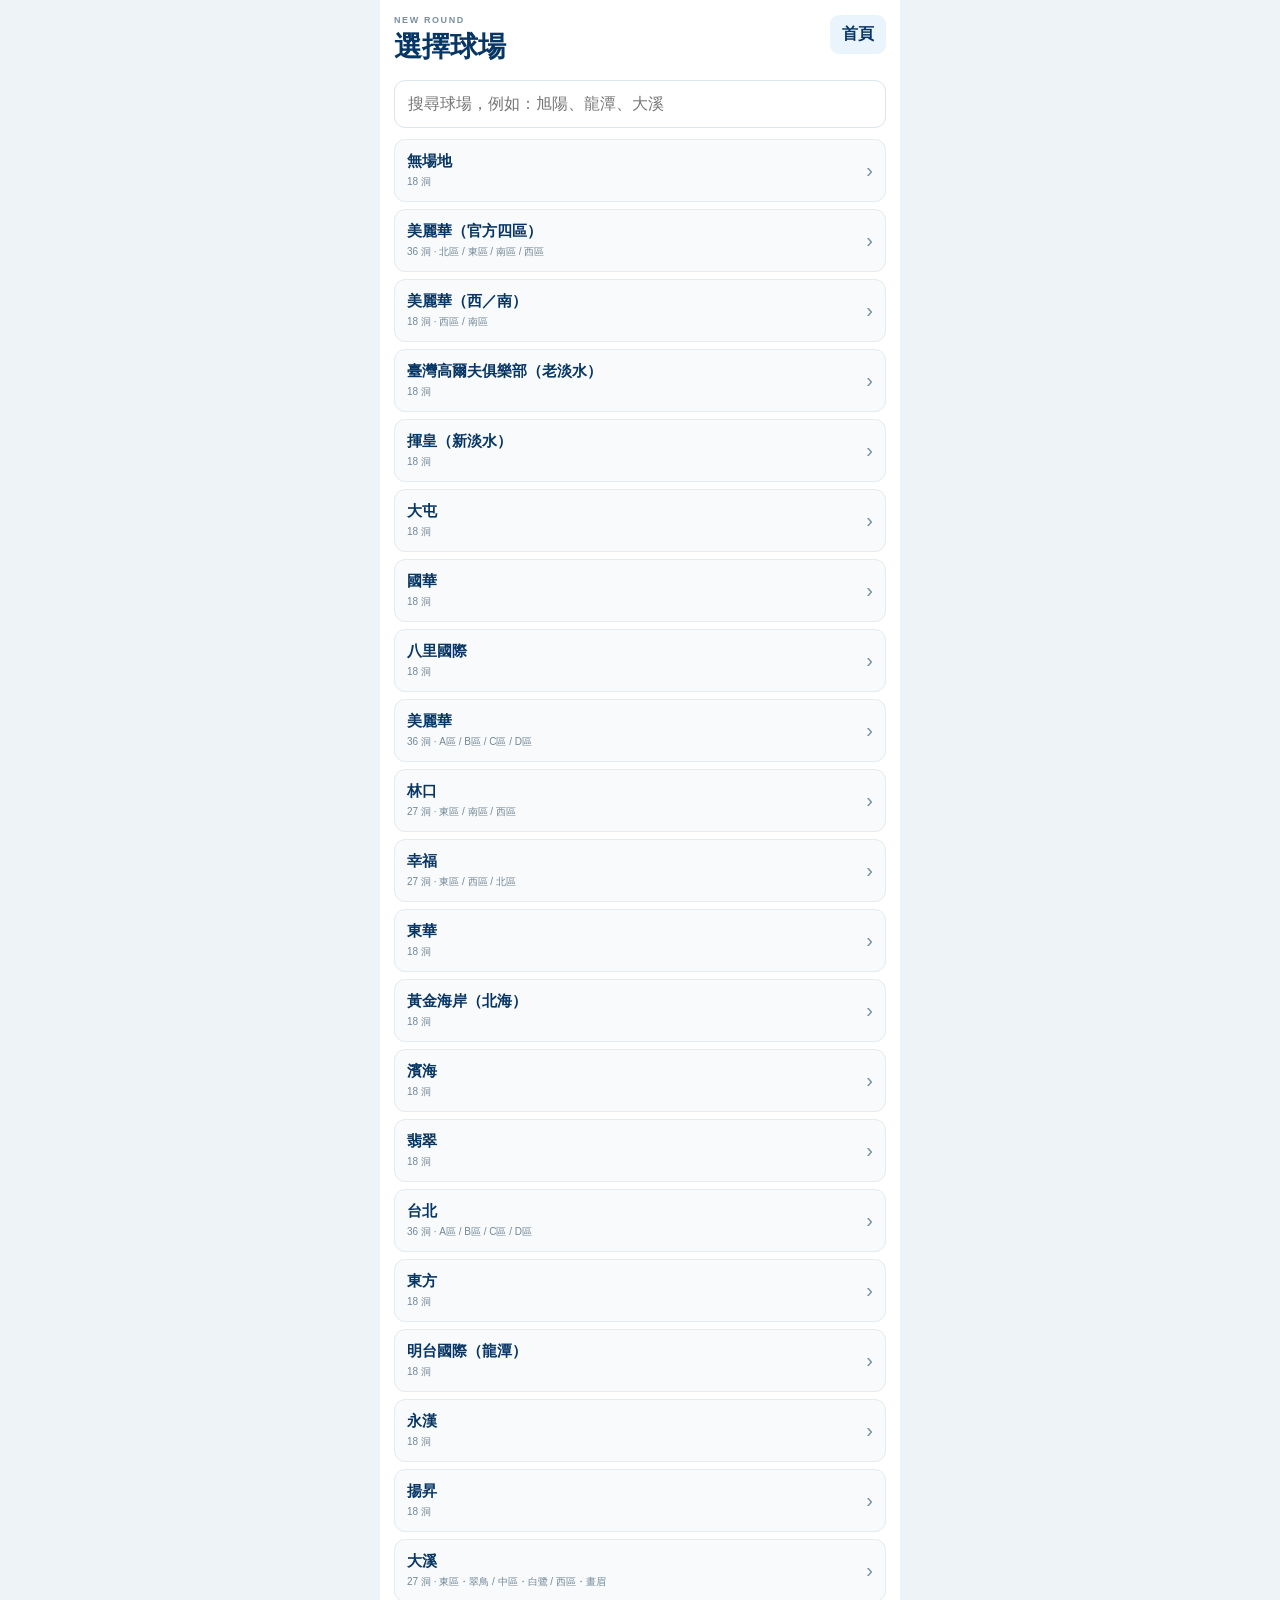
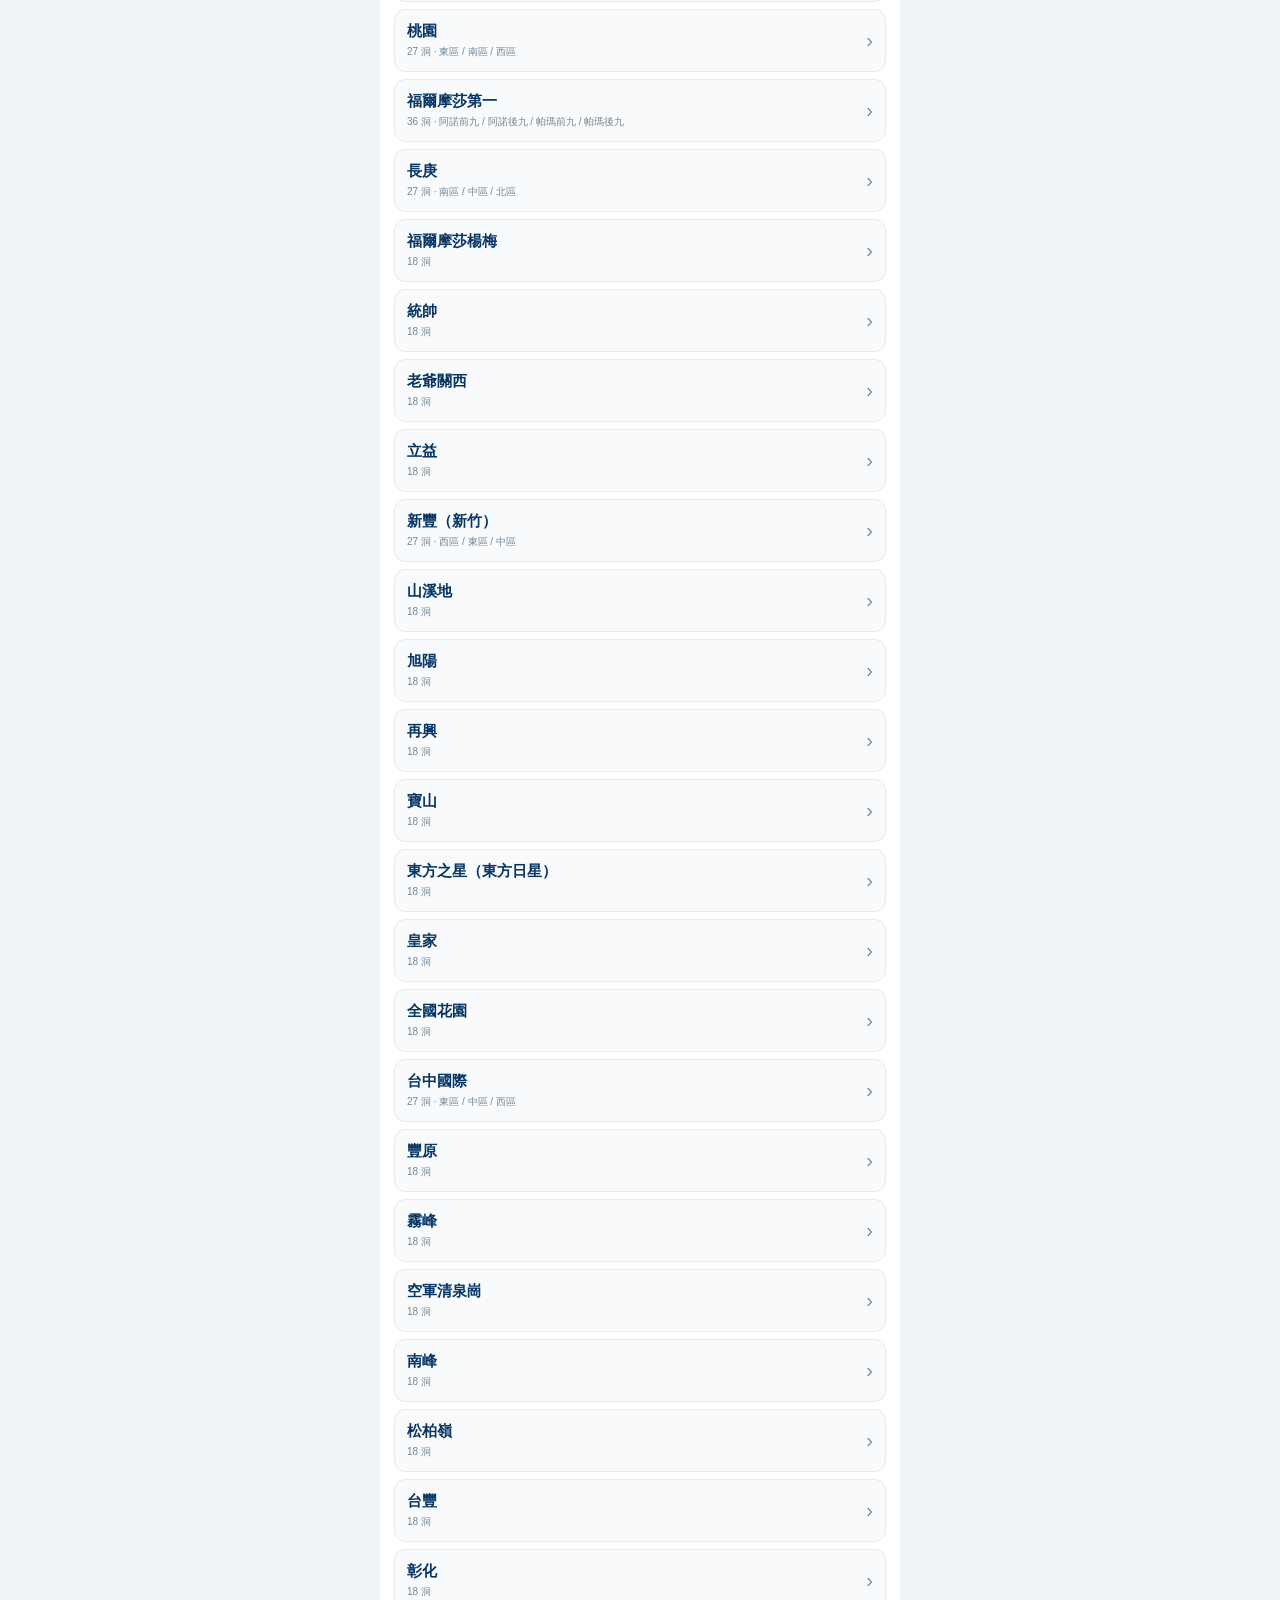
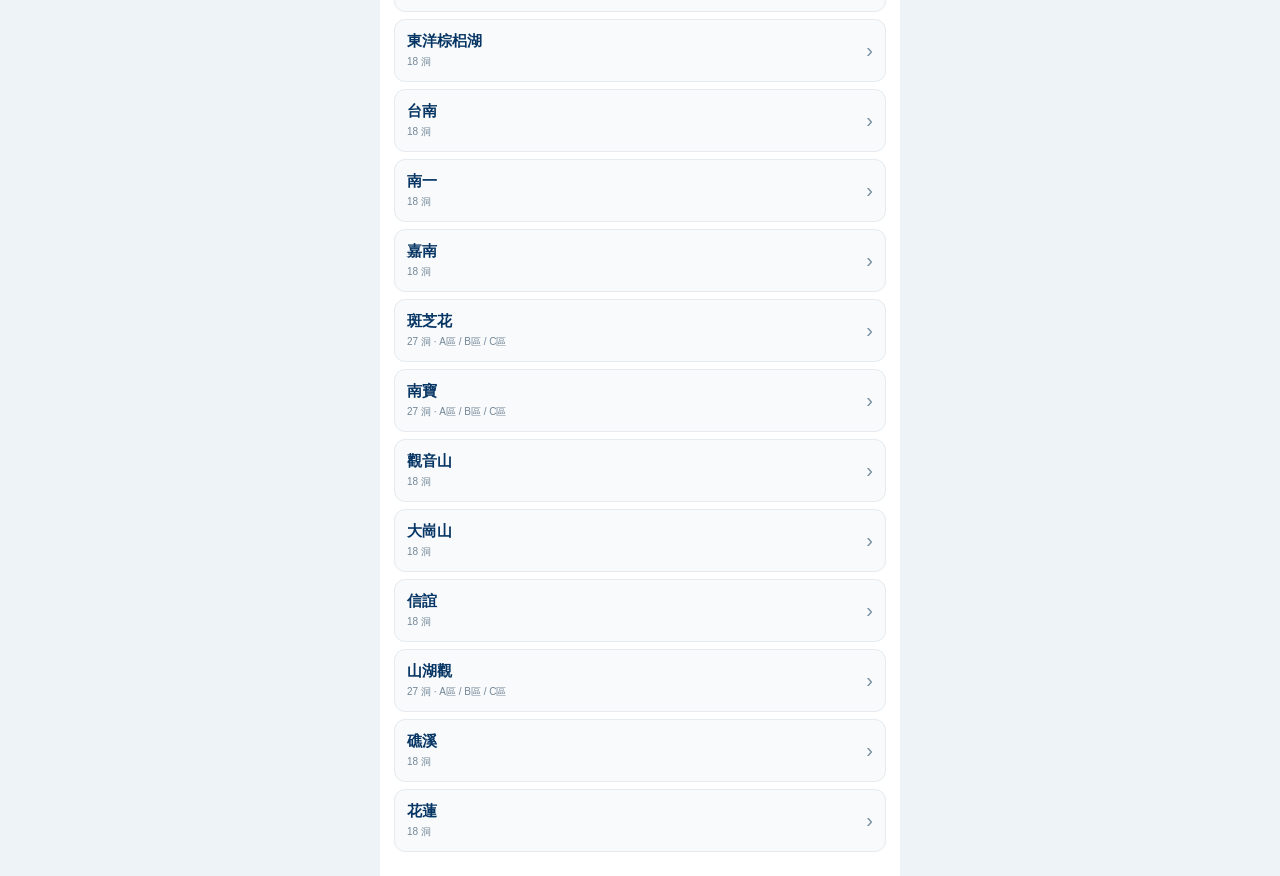
<file: round.html>
<!doctype html><html lang="zh-Hant"><head><meta charset="utf-8"><meta name="viewport" content="width=device-width,initial-scale=1,maximum-scale=1,user-scalable=no,viewport-fit=cover"><meta name="theme-color" content="#073665"><title>記桿 · Arhorngor</title><link rel="stylesheet" href="round.css?v=21"></head><body><div id="app"></div><div id="modal" class="modal"><div class="sheet" id="modalBody"></div></div><script src="courses.js?v=19"></script><script src="round-core.js?v=26"></script><script src="round-store.js?v=21"></script><script src="round-v2.js?v=21"></script><script src="round-actions.js?v=26"></script><script src="caddies.js?v=21"></script><script>initRound()</script><script src="analytics.js?v=1"></script></body></html>
</file>
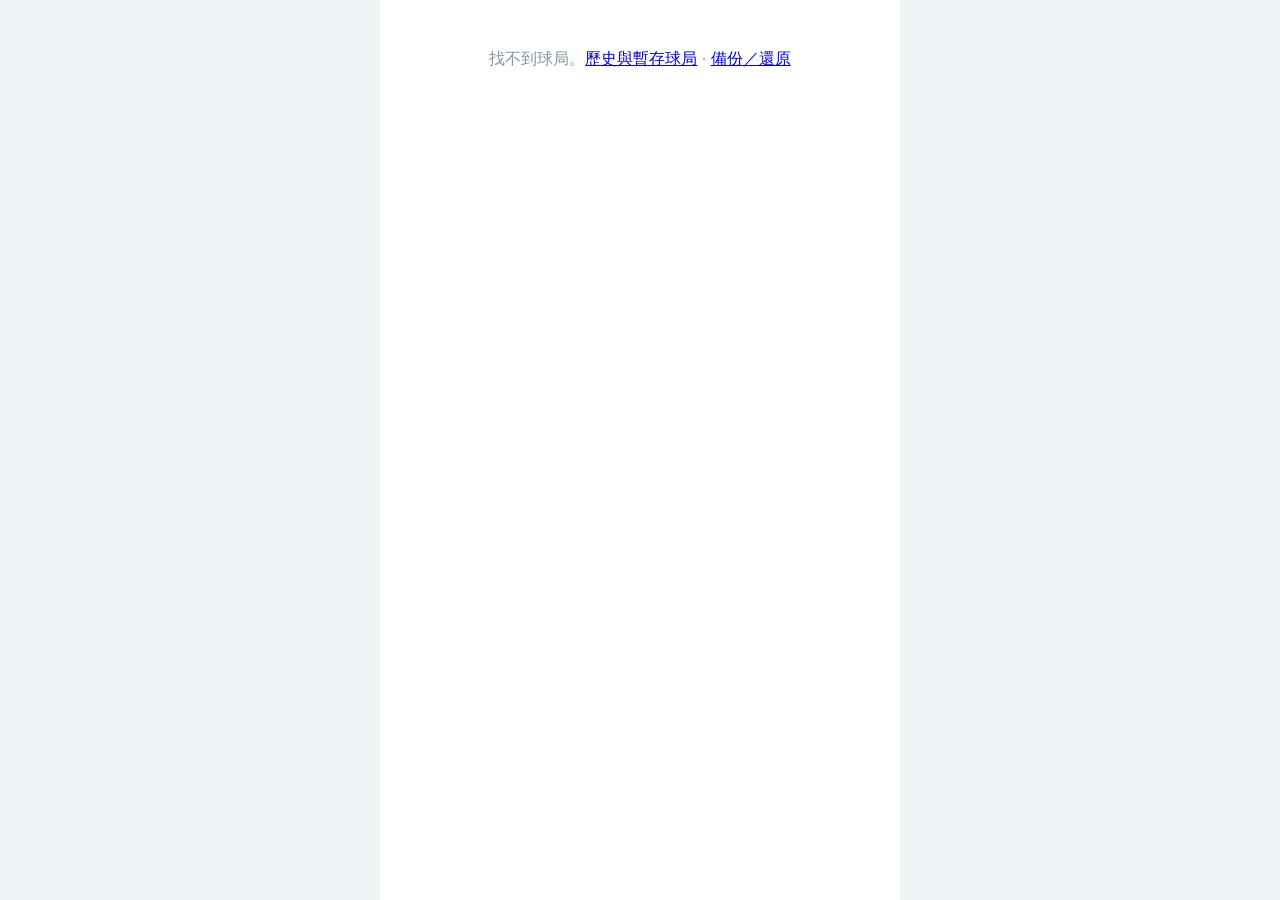
<file: summary.html>
<!doctype html><html lang="zh-Hant"><head><meta charset="utf-8"><meta name="viewport" content="width=device-width,initial-scale=1,maximum-scale=1,user-scalable=no,viewport-fit=cover"><meta name="theme-color" content="#073665"><title>球局總覽 · Arhorngor</title><style>*{box-sizing:border-box}body{margin:0;background:#eef3f6;color:#173247;font-family:-apple-system,BlinkMacSystemFont,"Segoe UI",Arial,"PingFang TC",sans-serif}.page{max-width:520px;min-height:100vh;margin:auto;background:#fff;padding:calc(env(safe-area-inset-top) + 14px) 12px calc(env(safe-area-inset-bottom) + 22px)}h1{font-size:26px;color:#073665;margin:3px 0}.ey{font-size:9px;letter-spacing:1.3px;color:#7890a2;font-weight:850}.head{display:flex;justify-content:space-between;align-items:start}.back{border:0;border-radius:8px;background:#eaf1f5;color:#31556d;padding:9px 11px;font-weight:850}.cards{display:grid;grid-template-columns:repeat(3,1fr);gap:7px;margin:12px 0}.card{background:#f3f7f9;border-radius:10px;padding:11px;text-align:center}.card b{display:block;color:#073665;font-size:22px}.card span{font-size:9px;color:#758997}.section{font-size:12px;font-weight:900;color:#073665;margin:16px 0 7px}.table{overflow-x:auto;border:1px solid #e3eaee;border-radius:10px}.grid{display:grid;grid-template-columns:44px 44px 44px minmax(170px,1fr);min-width:302px}.cell{padding:8px 6px;border-bottom:1px solid #edf1f3;font-size:11px}.th{font-weight:900;background:#f4f7f9;color:#476477}.clubs{white-space:normal;overflow-wrap:anywhere;line-height:1.65}.putt-line{display:block;color:#176ea8;font-weight:750}.halfrow{display:grid;grid-template-columns:repeat(3,1fr);gap:7px;padding:10px 6px;background:#f4f7f9;border-bottom:1px solid #dce6ec;text-align:center}.halfrow b{display:block;color:#073665;font-size:15px}.halfrow span{color:#758997;font-size:10px}.finish{width:100%;height:52px;border:0;border-radius:10px;background:#073665;color:#fff;font-size:15px;font-weight:900;margin-top:9px}.actions{display:grid;grid-template-columns:1fr 1fr;gap:8px;margin-top:15px}.action{height:48px;border:0;border-radius:10px;font-weight:900}.analysis{background:#176ea8;color:#fff}.roundbtn{background:#eaf1f5;color:#31556d}.empty{padding:35px;text-align:center;color:#8496a2}.notice{font-size:11px;line-height:1.6;padding:10px;background:#f4f7f9;border-radius:8px}.grid{grid-template-columns:85px 35px 35px minmax(0,1fr)}.cell{overflow-wrap:anywhere}.halfrow b{font-size:12px}</style><link rel="stylesheet" href="scoring-mode.css?v=21"></head><body data-mode="active"><main class="page" id="app"></main><script src="analytics.js?v=1"></script><script src="round-core.js?v=26"></script><script src="round-store.js?v=21"></script><script src="scoring-view.js?v=21"></script><script src="report-v2.js?v=21"></script></body></html>
</file>
<file: scoring-mode.css>
.basis-panel{background:#edf5f6;border:1px solid #d5e5e7;border-radius:13px;padding:12px;margin:14px 0;color:#254e5a}.basis-buttons{display:grid;grid-template-columns:1fr 1fr;gap:7px}.basis-buttons button{min-height:46px;border:1px solid #cbdde2;border-radius:9px;padding:9px 5px;background:white;color:#31556d;font-size:12px;font-weight:800;cursor:pointer}.basis-buttons button[aria-pressed=true]{background:#075c62;color:white;border-color:#075c62}.basis-target{margin-top:12px;font-size:14px;font-weight:700}.basis-target strong{font-size:24px;margin-left:7px}.basis-panel p{font-size:12px;line-height:1.6;margin:6px 0 0}.mode-option{display:flex;gap:10px;align-items:flex-start;border:1px solid #d5e5e7;border-radius:11px;padding:14px;margin:9px 0;background:#f4f8f9;font-size:15px;color:#173247}.mode-option:has(input:checked){border-color:#075c62;background:#edf5f2}.mode-option input{width:18px;height:18px;margin:2px 0;accent-color:#075c62}.mode-option small{display:block;font-size:12px;line-height:1.6;margin-top:5px;color:#59727b}.mode-title{font-size:18px;font-weight:800;margin-top:24px;color:#073665}.analysis-basis-summary{font-size:12px;line-height:1.7;background:#f4f7f9;border-radius:10px;padding:12px;margin-top:12px}
</file>
<file: bag.css>
:root{--navy:#073665;--blue:#176ea8;--bg:#edf3f7;--line:#dbe5ec;--ink:#173247}*{box-sizing:border-box}html,body{margin:0;min-height:100%;font-family:-apple-system,BlinkMacSystemFont,"Segoe UI",Arial,"PingFang TC",sans-serif;background:var(--bg);color:var(--ink)}button{font:inherit}.page{max-width:520px;min-height:100vh;margin:auto;background:#fff;padding:calc(env(safe-area-inset-top) + 15px) 14px calc(env(safe-area-inset-bottom) + 24px)}.head{display:flex;justify-content:space-between}.ey{font-size:9px;letter-spacing:1.5px;color:#7890a1;font-weight:850}.title{font-size:28px;font-weight:900;color:var(--navy);margin:3px 0 12px}.back{border:0;border-radius:9px;background:#eaf4fc;color:var(--navy);padding:9px 11px;font-weight:850}.count{font-size:11px;color:#708696;margin-bottom:8px}.selected{display:flex;flex-wrap:wrap;gap:6px;min-height:38px}.chip{border:0;border-radius:8px;padding:8px 9px;background:#e8f0f5;color:#173d59;font-weight:850}.section{font-size:10px;letter-spacing:1px;color:#718697;font-weight:900;margin:15px 0 6px}.choices{display:grid;grid-template-columns:repeat(5,1fr);gap:5px}.choice{height:40px;border:1px solid var(--line);border-radius:8px;background:#fff;color:#294d66;font-weight:800}.choice.on{background:#e1f0f8;border-color:#6ca4ca;color:#0e5f98}.save{width:100%;height:55px;border:0;border-radius:10px;background:var(--navy);color:#fff;font-size:16px;font-weight:900;margin-top:18px}.caddieSection{margin-top:24px}.caddieHint{font-size:9px;color:#8a9aa5;margin:-2px 0 8px}.caddieChoices{display:grid;grid-template-columns:repeat(3,1fr);gap:7px}.caddieChoice{height:52px;border:1px solid var(--line);border-radius:10px;background:#fff;color:var(--navy);font-size:16px;font-weight:900}.caddieChoice:active{background:#eaf1f5}.caddieLocked{margin-top:24px;border:1px solid var(--line);border-radius:11px;padding:12px 14px;display:flex;justify-content:space-between;align-items:center}.caddieLocked span{font-size:10px;color:#718697;font-weight:900}.caddieLocked b{font-size:17px;color:var(--navy)}.caddieConfirm{display:none;position:fixed;inset:0;background:#061d33bb;z-index:50;align-items:center;justify-content:center;padding:22px}.caddieConfirm.show{display:flex}.confirmCard{width:100%;max-width:360px;background:#fff;border-radius:16px;padding:20px}.confirmTitle{font-size:21px;font-weight:900;color:var(--navy)}.confirmText{font-size:12px;color:#718697;margin:8px 0 18px}.confirmActions{display:grid;grid-template-columns:1fr 1fr;gap:8px}.confirmActions button{height:46px;border:0;border-radius:9px;font-weight:900}.confirmActions button:first-child{background:#edf2f5;color:#536b7b}.confirmActions button:last-child{background:var(--navy);color:#fff}.bagTitle{font-size:28px;font-weight:900;color:var(--navy);margin:26px 0 8px}.caddieSection{font-size:28px;letter-spacing:0;color:var(--navy);margin:6px 0 6px}.caddieLocked{margin-top:6px;margin-bottom:4px}
</file>
<file: app.css>
:root{--navy:#073665;--blue:#176ea8;--sky:#eaf4fc;--bg:#edf3f7;--line:#dbe5ec;--ink:#173247;--muted:#728798}*{box-sizing:border-box}html,body{margin:0;min-height:100%;font-family:-apple-system,BlinkMacSystemFont,"Segoe UI",Arial,"PingFang TC",sans-serif;background:var(--bg);color:var(--ink)}button,input{font:inherit}.page{max-width:520px;min-height:100vh;margin:auto;background:#fff;padding:calc(env(safe-area-inset-top) + 15px) 14px calc(env(safe-area-inset-bottom) + 24px)}.head{display:flex;justify-content:space-between;align-items:flex-start;gap:10px}.ey{font-size:9px;letter-spacing:1.6px;font-weight:850;color:#7990a2}.title{font-size:28px;font-weight:900;color:var(--navy);margin:3px 0 14px}.back{border:0;border-radius:9px;background:var(--sky);color:var(--navy);padding:9px 12px;font-weight:850}.search{width:100%;height:48px;border:1px solid var(--line);border-radius:11px;padding:0 13px;font-size:16px;outline:none}.search:focus{border-color:#7aa9cb}.list{display:grid;gap:7px;margin-top:11px}.course{width:100%;border:1px solid #e5ebef;background:#f8fafb;border-radius:11px;padding:12px;text-align:left;display:flex;justify-content:space-between;align-items:center;color:var(--ink)}.course b{display:block;color:var(--navy);font-size:15px}.course small{color:var(--muted);font-size:10px}.arrow{font-size:20px;color:#7890a1}.starts{display:grid;grid-template-columns:repeat(3,1fr);gap:8px;margin-top:8px}.startChoice{height:68px;border:1px solid var(--line);border-radius:11px;background:#f4f8fa;color:#31566f;font-weight:850}.startChoice.on{background:#e3f0f9;border:2px solid var(--blue);color:#0f5f98}.startChoice small{display:block;font-size:9px;margin-top:3px;color:#7c91a0}.primary{width:100%;height:58px;border:0;border-radius:11px;background:var(--navy);color:#fff;font-size:16px;font-weight:900;margin-top:18px}.note{font-size:11px;line-height:1.6;color:#758b9b;margin:10px 2px}.empty{text-align:center;padding:35px 5px;color:#8799a6;font-size:12px}.roundShell{display:grid;place-items:center;min-height:70vh;text-align:center}.roundShell b{font-size:35px;color:var(--navy)}
</file>
<file: round.css>
:root{--navy:#073665;--blue:#176ea8;--bg:#f4f7f9;--line:#dbe4ea;--ink:#173247;--muted:#758997}*{box-sizing:border-box}html,body{margin:0;height:100%;font-family:-apple-system,BlinkMacSystemFont,"Segoe UI",Arial,"PingFang TC",sans-serif;background:var(--bg);color:var(--ink)}button{font:inherit;border:0;touch-action:manipulation}.round{max-width:520px;height:100dvh;margin:auto;background:#fff;padding:calc(env(safe-area-inset-top) + 8px) 10px calc(env(safe-area-inset-bottom) + 8px);display:grid;grid-template-rows:112px 1fr 48px 54px;gap:6px;overflow:hidden}.top{display:grid;grid-template-rows:auto 34px;gap:5px;min-height:0}.topmain{display:flex;justify-content:space-between;align-items:flex-start;min-height:0}.ey{font-size:9px;letter-spacing:1.2px;color:#7890a2;font-weight:850}.hole{font-size:26px;font-weight:900;color:var(--navy);line-height:1.05;margin-top:2px}.score{text-align:right}.score b{display:block;font-size:27px;color:var(--navy);line-height:1}.score span{font-size:9px;color:#7c8f9b}.navrow{display:grid;grid-template-columns:1fr auto 1fr;gap:6px;align-items:center}.tool{height:32px;padding:0 9px;border-radius:8px;background:#eaf1f5;color:#31556d;font-size:10px;font-weight:900}.tool.home,.tool.jump{width:100%}.parline{display:flex;align-items:center;justify-content:center;gap:4px;min-width:76px}.parlabel{font-size:11px;font-weight:900;color:#31566f}.parpick{height:24px;padding:0 7px;border-radius:6px;background:#eaf1f5;color:#31566f;font-size:9px;font-weight:900}.parpick.on{background:#176ea8;color:#fff}.relative{font-size:11px;font-weight:900;color:#176ea8;margin-left:2px}.clubs{display:grid;grid-template-columns:repeat(4,1fr);grid-auto-rows:1fr;gap:6px;min-height:0}.club{border-radius:10px;background:#edf2f5;color:#153d5a;font-size:16px;font-weight:850;min-height:40px}.club:active{background:#dceaf3;transform:scale(.98)}.record{display:flex;align-items:center;gap:5px;overflow-x:auto;white-space:nowrap;background:#f6f8f9;border-radius:9px;padding:5px}.record::-webkit-scrollbar{display:none}.shot{flex:0 0 auto;border:1px solid var(--line);background:#fff;border-radius:7px;padding:7px 8px;font-size:11px}.hint{font-size:10px;color:#8797a2;padding-left:4px}.penaltyrow{display:flex;justify-content:flex-end}.penalty{height:32px;padding:0 16px;border-radius:8px;background:#fff3e8;color:#9a531b;border:1px solid #f0d2b8;font-size:11px;font-weight:900}.penaltyshot{border-color:#efc49f;background:#fff6ee;color:#9a531b}.bottom{display:grid;grid-template-columns:48px 1fr;gap:6px}.undo{border-radius:9px;background:#edf2f5;color:#31556d;font-size:20px}.finish{border-radius:9px;background:var(--navy);color:#fff;font-size:16px;font-weight:900}.modal{display:none;position:fixed;inset:0;background:#061d33aa;z-index:20;align-items:flex-end;justify-content:center}.modal.show{display:flex}.sheet{width:100%;max-width:520px;background:#fff;border-radius:18px 18px 0 0;padding:15px 12px calc(env(safe-area-inset-bottom) + 18px)}.sheet h3{margin:0 0 10px;color:var(--navy)}.putts{display:grid;grid-template-columns:repeat(2,1fr);gap:7px}.putts button{height:52px;border-radius:9px;background:#edf3f7;color:var(--navy);font-weight:900}.jumpgrid{display:grid;grid-template-columns:repeat(6,1fr);gap:6px}.jumpbtn{height:43px;border-radius:8px;background:#edf3f7;color:var(--navy);font-weight:900}.jumpbtn.on{background:var(--navy);color:#fff}.close{width:100%;height:43px;border-radius:9px;background:#f4f6f7;color:#667b89;margin-top:8px;font-weight:800}@media(max-height:700px){.round{grid-template-rows:100px 1fr 42px 48px}.tool{height:29px}.club{min-height:36px}}
/* V2 slot selector: three readable columns and a scrollable mobile sheet. */
.sheet{max-height:88dvh;overflow-y:auto;overscroll-behavior:contain}.sheet p{font-size:13px;line-height:1.6}.sheet select{max-width:100%;padding:10px;font-size:16px}.jumpgrid{grid-template-columns:repeat(3,minmax(0,1fr))}.jumpbtn{height:auto;min-height:76px;padding:8px 3px;font-size:11px;line-height:1.5}.sheet label{display:block;margin:10px 0}
</file>
